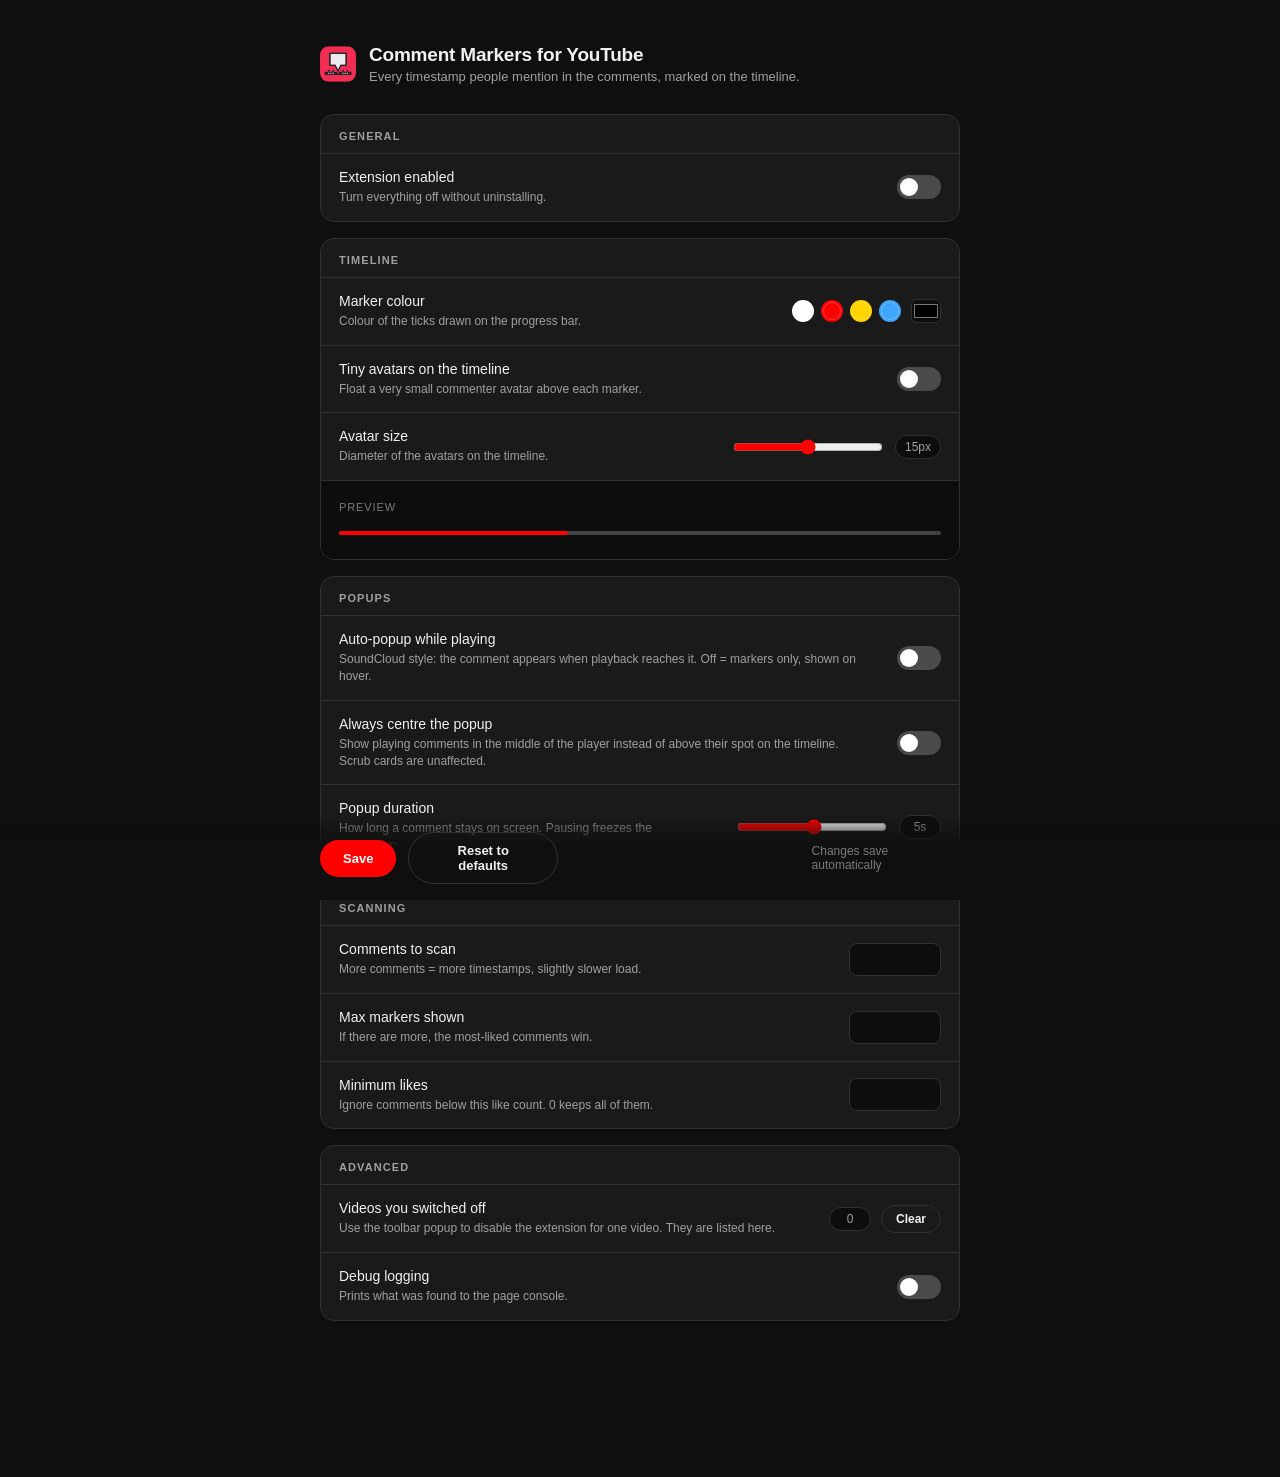
<file: options.html>
<!DOCTYPE html>
<html lang="en">
<head>
  <meta charset="utf-8">
  <meta name="viewport" content="width=device-width, initial-scale=1">
  <title>Comment Markers for YouTube - Settings</title>
  <style>
    :root {
      --red: #ff0000;
      --red-dim: #cc0000;
      --bg: #0f0f0f;
      --card: #1a1a1a;
      --card-hi: #212121;
      --line: #303030;
      --text: #f1f1f1;
      --muted: #a0a0a0;
      color-scheme: dark;
    }

    * { box-sizing: border-box; }

    body {
      margin: 0;
      padding: 44px 24px 140px;
      background: var(--bg);
      color: var(--text);
      font-family: "Roboto", -apple-system, "SF Pro Text", Arial, sans-serif;
      font-size: 14px;
      display: flex;
      justify-content: center;
    }

    .wrap { width: 100%; max-width: 640px; }

    /* ------------------------------------------------------------- header */

    header {
      display: flex;
      align-items: center;
      gap: 13px;
      margin-bottom: 30px;
    }

    .logo {
      width: 36px;
      height: 36px;
      flex: 0 0 auto;
      display: block;
      border-radius: 9px;
    }


    h1 { font-size: 19px; font-weight: 700; margin: 0; letter-spacing: -0.2px; }
    .sub { color: var(--muted); font-size: 13px; margin: 3px 0 0; }

    /* ------------------------------------------------------------ sections */

    section {
      background: var(--card);
      border: 1px solid var(--line);
      border-radius: 14px;
      margin-bottom: 16px;
      overflow: hidden;
    }

    .sec-title {
      font-size: 11px;
      font-weight: 700;
      letter-spacing: 0.1em;
      text-transform: uppercase;
      color: var(--muted);
      padding: 15px 18px 11px;
    }

    .row {
      display: flex;
      align-items: center;
      justify-content: space-between;
      gap: 24px;
      padding: 15px 18px;
      border-top: 1px solid var(--line);
      transition: background 0.12s ease;
    }

    .row:hover { background: var(--card-hi); }

    .label { font-size: 14px; font-weight: 500; }
    .hint { display: block; color: var(--muted); font-size: 12px; font-weight: 400; margin-top: 4px; line-height: 1.4; }
    .control { flex: 0 0 auto; display: flex; align-items: center; gap: 10px; }

    /* ------------------------------------------------------------- toggles */

    .switch { position: relative; width: 44px; height: 24px; flex: 0 0 auto; }
    .switch input { opacity: 0; width: 0; height: 0; }

    .slider {
      position: absolute; inset: 0;
      background: #4a4a4a;
      border-radius: 999px;
      cursor: pointer;
      transition: background 0.16s ease;
    }

    .slider::before {
      content: "";
      position: absolute;
      width: 18px; height: 18px;
      left: 3px; top: 3px;
      background: #fff;
      border-radius: 50%;
      transition: transform 0.16s ease;
    }

    .switch input:checked + .slider { background: var(--red); }
    .switch input:checked + .slider::before { transform: translateX(20px); }
    .switch input:focus-visible + .slider { outline: 2px solid var(--red); outline-offset: 3px; }

    /* -------------------------------------------------------------- inputs */

    input[type="number"] {
      width: 92px;
      background: #0d0d0d;
      color: var(--text);
      border: 1px solid var(--line);
      border-radius: 8px;
      padding: 8px 10px;
      font-size: 13px;
      font-family: inherit;
      text-align: right;
    }

    input[type="number"]:focus {
      outline: none;
      border-color: var(--red);
      box-shadow: 0 0 0 3px rgba(255, 0, 0, 0.18);
    }

    input[type="range"] {
      width: 150px;
      accent-color: var(--red);
      background: transparent;
    }

    .chip {
      min-width: 42px;
      text-align: center;
      font-size: 12px;
      font-variant-numeric: tabular-nums;
      color: var(--muted);
      background: #0d0d0d;
      border: 1px solid var(--line);
      border-radius: 999px;
      padding: 4px 9px;
    }

    /* ------------------------------------------------------------ swatches */

    .swatches { display: flex; gap: 7px; align-items: center; }

    .sw {
      width: 22px; height: 22px;
      border-radius: 50%;
      border: 2px solid transparent;
      box-shadow: inset 0 0 0 1px rgba(255, 255, 255, 0.22);
      cursor: pointer;
      padding: 0;
      transition: transform 0.12s ease;
    }

    .sw:hover { transform: scale(1.15); }
    .sw[aria-pressed="true"] { border-color: #fff; }

    input[type="color"] {
      width: 30px; height: 24px;
      padding: 0;
      border: 1px solid var(--line);
      border-radius: 6px;
      background: #0d0d0d;
      cursor: pointer;
    }

    /* ------------------------------------------------------------- preview */

    .preview {
      padding: 20px 18px 24px;
      border-top: 1px solid var(--line);
      background: #0d0d0d;
    }

    .preview-label {
      font-size: 11px;
      letter-spacing: 0.08em;
      text-transform: uppercase;
      color: #7a7a7a;
      margin-bottom: 18px;
    }

    .bar {
      position: relative;
      height: 4px;
      border-radius: 2px;
      background: rgba(255, 255, 255, 0.22);
    }

    .bar-played {
      position: absolute;
      left: 0; top: 0; bottom: 0;
      width: 38%;
      background: var(--red);
      border-radius: 2px;
    }

    .tick {
      position: absolute;
      top: 50%;
      width: 2px; height: 8px;
      margin-left: -1px;
      border-radius: 1px;
      transform: translateY(-50%);
      opacity: 0.5;
    }

    .tick.multi { height: 11px; opacity: 0.7; }

    .pav {
      position: absolute;
      bottom: 100%;
      margin-bottom: 4px;
      width: 15px; height: 15px;
      border-radius: 50%;
      background: #3a3a3a;
      border: 1px solid rgba(0, 0, 0, 0.5);
      transform: translateX(-50%);
      opacity: 0.75;
      display: none;
    }

    .preview.show-avatars .pav { display: block; }

    /* -------------------------------------------------------------- footer */

    .bar-actions {
      position: fixed;
      left: 0; right: 0; bottom: 0;
      display: flex;
      justify-content: center;
      padding: 16px 24px;
      background: linear-gradient(to top, var(--bg) 62%, rgba(15, 15, 15, 0));
    }

    .actions-inner {
      width: 100%;
      max-width: 640px;
      display: flex;
      align-items: center;
      gap: 12px;
    }

    button {
      font-family: inherit;
      font-size: 13px;
      font-weight: 600;
      border-radius: 999px;
      padding: 10px 22px;
      border: 1px solid transparent;
      cursor: pointer;
      transition: background 0.14s ease, border-color 0.14s ease;
    }

    #save { background: var(--red); color: #fff; }
    #save:hover { background: var(--red-dim); }

    button.mini {
      padding: 6px 14px;
      font-size: 12px;
      background: transparent;
      color: var(--text);
      border-color: var(--line);
    }

    button.mini:hover { border-color: #5a5a5a; background: #101010; }

    #reset { background: transparent; color: var(--text); border-color: var(--line); }
    #reset:hover { border-color: #5a5a5a; background: var(--card); }

    #saved {
      color: var(--muted);
      font-size: 12.5px;
      opacity: 0;
      transform: translateX(-6px);
      transition: opacity 0.2s ease, transform 0.2s ease;
    }

    #saved.show { opacity: 1; transform: translateX(0); }

    .auto-note { margin-left: auto; color: #7a7a7a; font-size: 12px; }
  </style>
</head>
<body>
  <div class="wrap">
    <header>
      <img class="logo" src="icons/icon128.png" alt="">
      <div>
        <h1>Comment Markers for YouTube</h1>
        <p class="sub">Every timestamp people mention in the comments, marked on the timeline.</p>
      </div>
    </header>

    <section>
      <div class="sec-title">General</div>

      <div class="row">
        <div class="label">Extension enabled
          <span class="hint">Turn everything off without uninstalling.</span></div>
        <div class="control">
          <label class="switch"><input type="checkbox" id="enabled"><span class="slider"></span></label>
        </div>
      </div>
    </section>

    <section>
      <div class="sec-title">Timeline</div>

      <div class="row">
        <div class="label">Marker colour
          <span class="hint">Colour of the ticks drawn on the progress bar.</span></div>
        <div class="control">
          <div class="swatches">
            <button type="button" class="sw" data-color="#ffffff" style="background:#ffffff" title="White"></button>
            <button type="button" class="sw" data-color="#ff0000" style="background:#ff0000" title="YouTube red"></button>
            <button type="button" class="sw" data-color="#ffd400" style="background:#ffd400" title="Yellow"></button>
            <button type="button" class="sw" data-color="#3ea6ff" style="background:#3ea6ff" title="Blue"></button>
          </div>
          <input type="color" id="markerColor">
        </div>
      </div>

      <div class="row">
        <div class="label">Tiny avatars on the timeline
          <span class="hint">Float a very small commenter avatar above each marker.</span></div>
        <div class="control">
          <label class="switch"><input type="checkbox" id="markerAvatars"><span class="slider"></span></label>
        </div>
      </div>

      <div class="row">
        <div class="label">Avatar size
          <span class="hint">Diameter of the avatars on the timeline.</span></div>
        <div class="control">
          <input type="range" id="avatarSize" min="6" max="26" step="1">
          <span class="chip" id="avatarSizeValue">15px</span>
        </div>
      </div>

      <div class="preview" id="preview">
        <div class="preview-label">Preview</div>
        <div class="bar" id="previewBar">
          <div class="bar-played"></div>
        </div>
      </div>
    </section>

    <section>
      <div class="sec-title">Popups</div>

      <div class="row">
        <div class="label">Auto-popup while playing
          <span class="hint">SoundCloud style: the comment appears when playback reaches it. Off = markers only, shown on hover.</span></div>
        <div class="control">
          <label class="switch"><input type="checkbox" id="autoPopup"><span class="slider"></span></label>
        </div>
      </div>

      <div class="row">
        <div class="label">Always centre the popup
          <span class="hint">Show playing comments in the middle of the player instead of above their spot on the timeline. Scrub cards are unaffected.</span></div>
        <div class="control">
          <label class="switch"><input type="checkbox" id="popupCenter"><span class="slider"></span></label>
        </div>
      </div>

      <div class="row">
        <div class="label">Popup duration
          <span class="hint">How long a comment stays on screen. Pausing freezes the countdown.</span></div>
        <div class="control">
          <input type="range" id="popupDuration" min="1" max="30" step="1">
          <span class="chip" id="popupDurationValue">5s</span>
        </div>
      </div>
    </section>

    <section>
      <div class="sec-title">Scanning</div>

      <div class="row">
        <div class="label">Comments to scan
          <span class="hint">More comments = more timestamps, slightly slower load.</span></div>
        <div class="control"><input type="number" id="maxComments" min="20" max="2000" step="20"></div>
      </div>

      <div class="row">
        <div class="label">Max markers shown
          <span class="hint">If there are more, the most-liked comments win.</span></div>
        <div class="control"><input type="number" id="maxMarkers" min="5" max="500" step="5"></div>
      </div>

      <div class="row">
        <div class="label">Minimum likes
          <span class="hint">Ignore comments below this like count. 0 keeps all of them.</span></div>
        <div class="control"><input type="number" id="minLikes" min="0" max="100000" step="1"></div>
      </div>
    </section>

    <section>
      <div class="sec-title">Advanced</div>

      <div class="row">
        <div class="label">Videos you switched off
          <span class="hint">Use the toolbar popup to disable the extension for one video. They are listed here.</span></div>
        <div class="control">
          <span class="chip" id="disabledCount">0</span>
          <button id="clearDisabled" class="mini">Clear</button>
        </div>
      </div>

      <div class="row">
        <div class="label">Debug logging
          <span class="hint">Prints what was found to the page console.</span></div>
        <div class="control">
          <label class="switch"><input type="checkbox" id="debug"><span class="slider"></span></label>
        </div>
      </div>
    </section>
  </div>

  <div class="bar-actions">
    <div class="actions-inner">
      <button id="save">Save</button>
      <button id="reset">Reset to defaults</button>
      <span id="saved">Saved - reload your YouTube tab to apply.</span>
      <span class="auto-note">Changes save automatically</span>
    </div>
  </div>

  <script src="options.js"></script>
</body>
</html>
</file>
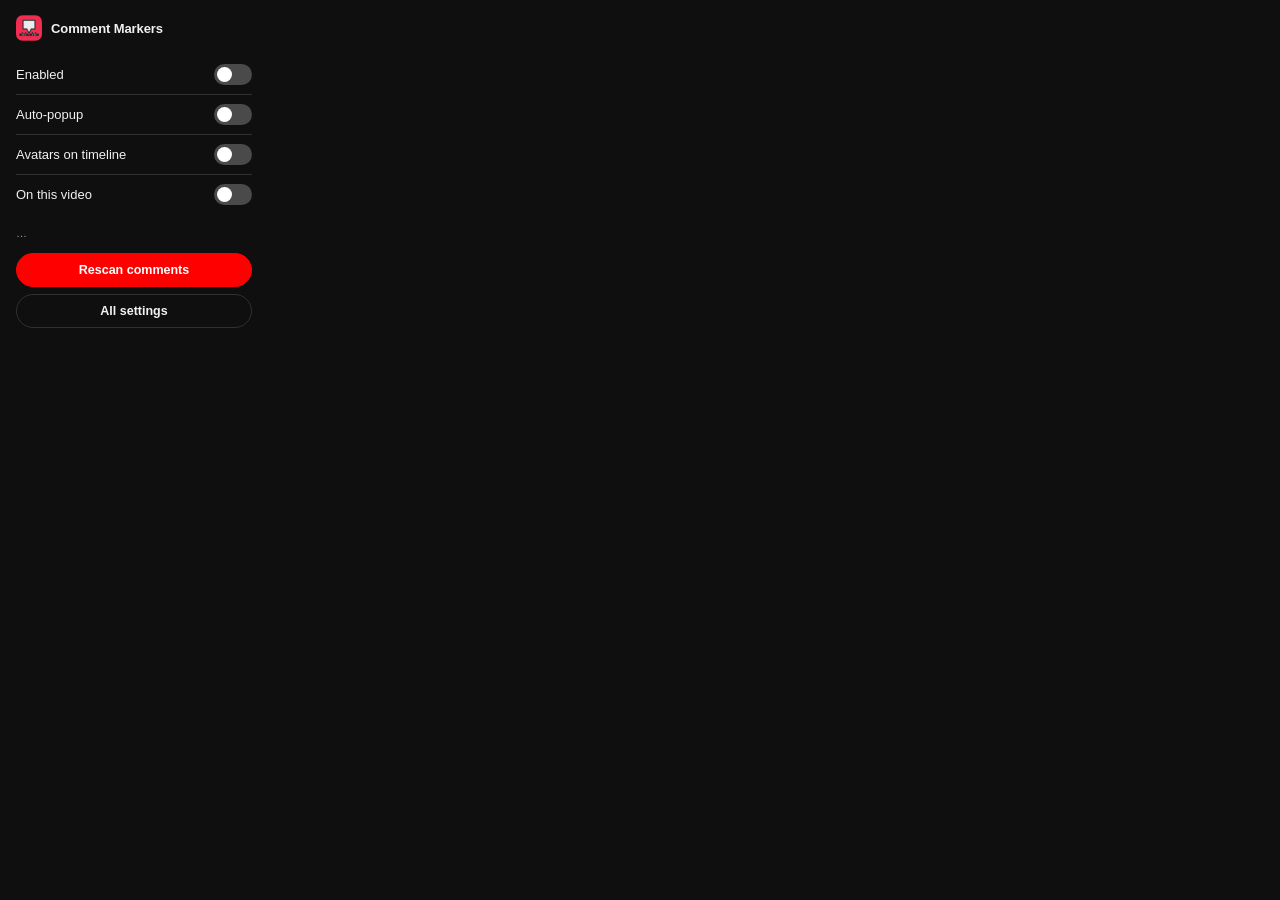
<file: popup.html>
<!DOCTYPE html>
<html lang="en">
<head>
  <meta charset="utf-8">
  <style>
    :root {
      --red: #ff0000;
      --red-dim: #cc0000;
      --bg: #0f0f0f;
      --line: #303030;
      --text: #f1f1f1;
      --muted: #a0a0a0;
      color-scheme: dark;
    }

    * { box-sizing: border-box; }

    body {
      width: 268px;
      margin: 0;
      padding: 15px 16px 14px;
      background: var(--bg);
      color: var(--text);
      font-family: "Roboto", -apple-system, "SF Pro Text", Arial, sans-serif;
    }

    header { display: flex; align-items: center; gap: 9px; margin-bottom: 14px; }

    .logo {
      width: 26px; height: 26px;
      flex: 0 0 auto;
      display: block;
      border-radius: 7px;
    }


    h1 { font-size: 13px; font-weight: 700; margin: 0; letter-spacing: -0.1px; }

    .row {
      display: flex; align-items: center; justify-content: space-between;
      gap: 10px; padding: 9px 0; font-size: 13px;
      border-top: 1px solid var(--line);
    }

    .row:first-of-type { border-top: none; }

    .switch { position: relative; width: 38px; height: 21px; flex: 0 0 auto; }
    .switch input { opacity: 0; width: 0; height: 0; }

    .slider {
      position: absolute; inset: 0;
      background: #4a4a4a; border-radius: 999px;
      cursor: pointer; transition: background 0.16s ease;
    }

    .slider::before {
      content: ""; position: absolute;
      width: 15px; height: 15px; left: 3px; top: 3px;
      background: #fff; border-radius: 50%;
      transition: transform 0.16s ease;
    }

    .switch input:checked + .slider { background: var(--red); }
    .switch input:checked + .slider::before { transform: translateX(17px); }

    .row.disabled { opacity: 0.4; pointer-events: none; }

    #status {
      font-size: 11px; color: var(--muted);
      margin: 12px 0 12px; min-height: 15px; line-height: 1.4;
    }

    button {
      width: 100%;
      font-family: inherit;
      font-size: 12.5px;
      font-weight: 600;
      border: 1px solid var(--line);
      background: transparent;
      color: var(--text);
      border-radius: 999px;
      padding: 9px;
      cursor: pointer;
      margin-bottom: 7px;
      transition: background 0.14s ease, border-color 0.14s ease;
    }

    button:hover { border-color: #5a5a5a; background: #1a1a1a; }

    button.primary { background: var(--red); border-color: var(--red); color: #fff; }
    button.primary:hover { background: var(--red-dim); border-color: var(--red-dim); }
  </style>
</head>
<body>
  <header>
    <img class="logo" src="icons/icon128.png" alt="">
    <h1>Comment Markers</h1>
  </header>

  <div class="row">
    <span>Enabled</span>
    <label class="switch"><input type="checkbox" id="enabled"><span class="slider"></span></label>
  </div>
  <div class="row">
    <span>Auto-popup</span>
    <label class="switch"><input type="checkbox" id="autoPopup"><span class="slider"></span></label>
  </div>
  <div class="row">
    <span>Avatars on timeline</span>
    <label class="switch"><input type="checkbox" id="markerAvatars"><span class="slider"></span></label>
  </div>

  <div class="row" id="videoRow">
    <span>On this video</span>
    <label class="switch"><input type="checkbox" id="videoEnabled"><span class="slider"></span></label>
  </div>

  <div id="status">…</div>

  <button id="rescan" class="primary">Rescan comments</button>
  <button id="options">All settings</button>

  <script src="popup.js"></script>
</body>
</html>
</file>
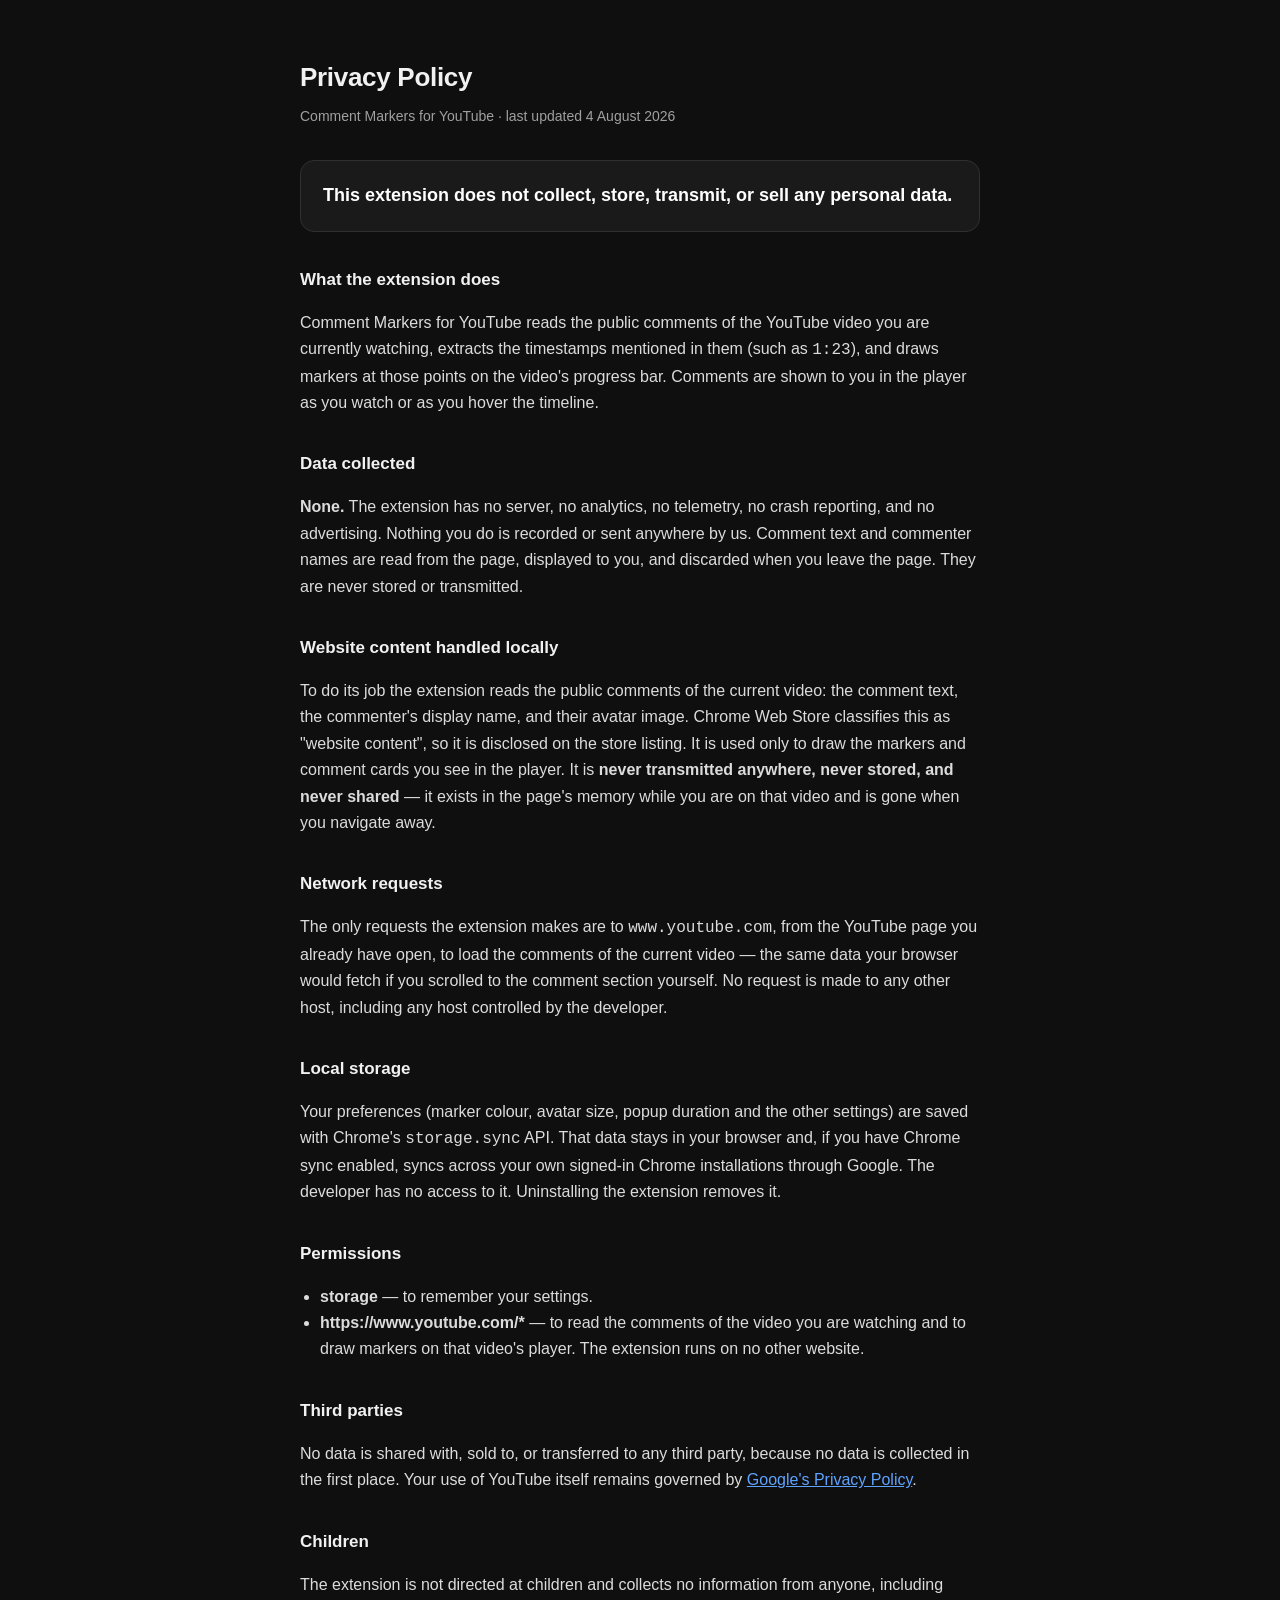
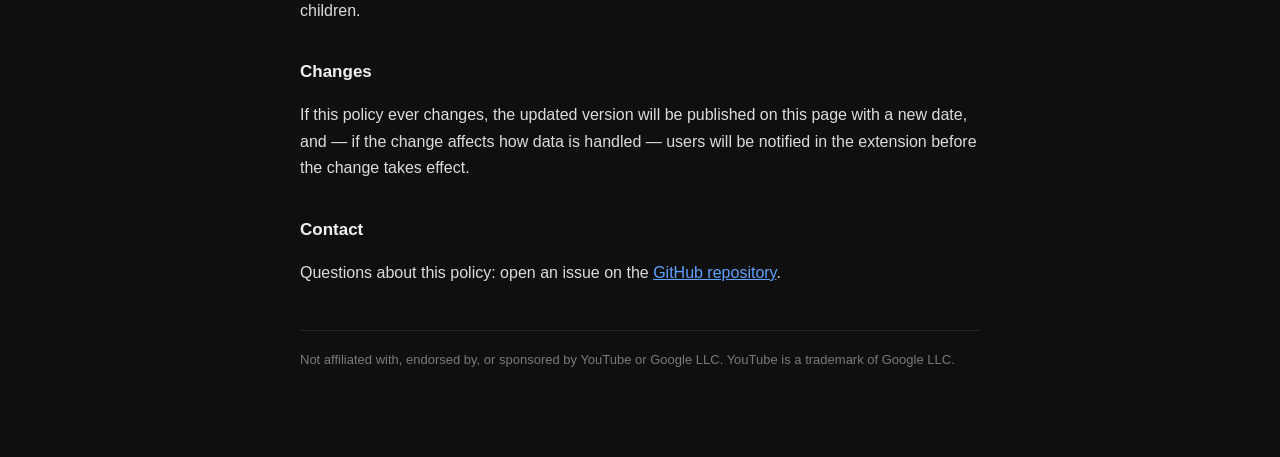
<file: docs/privacy.html>
<!DOCTYPE html>
<html lang="en">
<head>
<meta charset="utf-8">
<meta name="viewport" content="width=device-width, initial-scale=1">
<title>Privacy Policy - Comment Markers for YouTube</title>
<style>
    :root { color-scheme: dark; }
    * { box-sizing: border-box; }
    body { margin:0; padding:56px 24px 90px; background:#0f0f0f; color:#f1f1f1;
      font-family:-apple-system,"Segoe UI",Roboto,Arial,sans-serif; font-size:16px;
      line-height:1.65; display:flex; justify-content:center; }
    .wrap { width:100%; max-width:680px; }
    h1 { font-size:26px; margin:0 0 6px; letter-spacing:-0.3px; }
    h2 { font-size:17px; margin:34px 0 8px; }
    .sub { color:#a0a0a0; margin:0 0 32px; font-size:14px; }
    p, li { color:#dcdcdc; }
    ul { padding-left:20px; }
    a { color:#5ea3ff; }
    .card { background:#1a1a1a; border:1px solid #303030; border-radius:14px; padding:20px 22px; margin:18px 0; }
    .big { font-size:18px; font-weight:600; color:#fff; margin:0; }
    footer { margin-top:44px; color:#7a7a7a; font-size:13px; border-top:1px solid #262626; padding-top:18px; }
</style>
</head>
<body>
<div class="wrap">
  <h1>Privacy Policy</h1>
  <p class="sub">Comment Markers for YouTube &middot; last updated 4 August 2026</p>

  <div class="card">
    <p class="big">This extension does not collect, store, transmit, or sell any personal data.</p>
  </div>

  <h2>What the extension does</h2>
  <p>Comment Markers for YouTube reads the public comments of the YouTube video you are
  currently watching, extracts the timestamps mentioned in them (such as <code>1:23</code>),
  and draws markers at those points on the video's progress bar. Comments are shown to you
  in the player as you watch or as you hover the timeline.</p>

  <h2>Data collected</h2>
  <p><strong>None.</strong> The extension has no server, no analytics, no telemetry, no
  crash reporting, and no advertising. Nothing you do is recorded or sent anywhere by us.
  Comment text and commenter names are read from the page, displayed to you, and discarded
  when you leave the page. They are never stored or transmitted.</p>

  <h2>Website content handled locally</h2>
  <p>To do its job the extension reads the public comments of the current video:
  the comment text, the commenter's display name, and their avatar image. Chrome
  Web Store classifies this as "website content", so it is disclosed on the store
  listing. It is used only to draw the markers and comment cards you see in the
  player. It is <strong>never transmitted anywhere, never stored, and never
  shared</strong> &mdash; it exists in the page's memory while you are on that
  video and is gone when you navigate away.</p>

  <h2>Network requests</h2>
  <p>The only requests the extension makes are to <code>www.youtube.com</code>, from the
  YouTube page you already have open, to load the comments of the current video &mdash;
  the same data your browser would fetch if you scrolled to the comment section yourself.
  No request is made to any other host, including any host controlled by the developer.</p>

  <h2>Local storage</h2>
  <p>Your preferences (marker colour, avatar size, popup duration and the other settings)
  are saved with Chrome's <code>storage.sync</code> API. That data stays in your browser and,
  if you have Chrome sync enabled, syncs across your own signed-in Chrome installations
  through Google. The developer has no access to it. Uninstalling the extension removes it.</p>

  <h2>Permissions</h2>
  <ul>
    <li><strong>storage</strong> &mdash; to remember your settings.</li>
    <li><strong>https://www.youtube.com/*</strong> &mdash; to read the comments of the video
    you are watching and to draw markers on that video's player. The extension runs on no
    other website.</li>
  </ul>

  <h2>Third parties</h2>
  <p>No data is shared with, sold to, or transferred to any third party, because no data is
  collected in the first place. Your use of YouTube itself remains governed by
  <a href="https://policies.google.com/privacy">Google's Privacy Policy</a>.</p>

  <h2>Children</h2>
  <p>The extension is not directed at children and collects no information from anyone,
  including children.</p>

  <h2>Changes</h2>
  <p>If this policy ever changes, the updated version will be published on this page with a
  new date, and &mdash; if the change affects how data is handled &mdash; users will be
  notified in the extension before the change takes effect.</p>

  <h2>Contact</h2>
  <p>Questions about this policy: open an issue on the
  <a href="https://github.com/abszar/comment-markers-for-youtube/issues">GitHub repository</a>.</p>

  <footer>
    Not affiliated with, endorsed by, or sponsored by YouTube or Google LLC.
    YouTube is a trademark of Google LLC.
  </footer>
</div>
</body>
</html>
</file>
